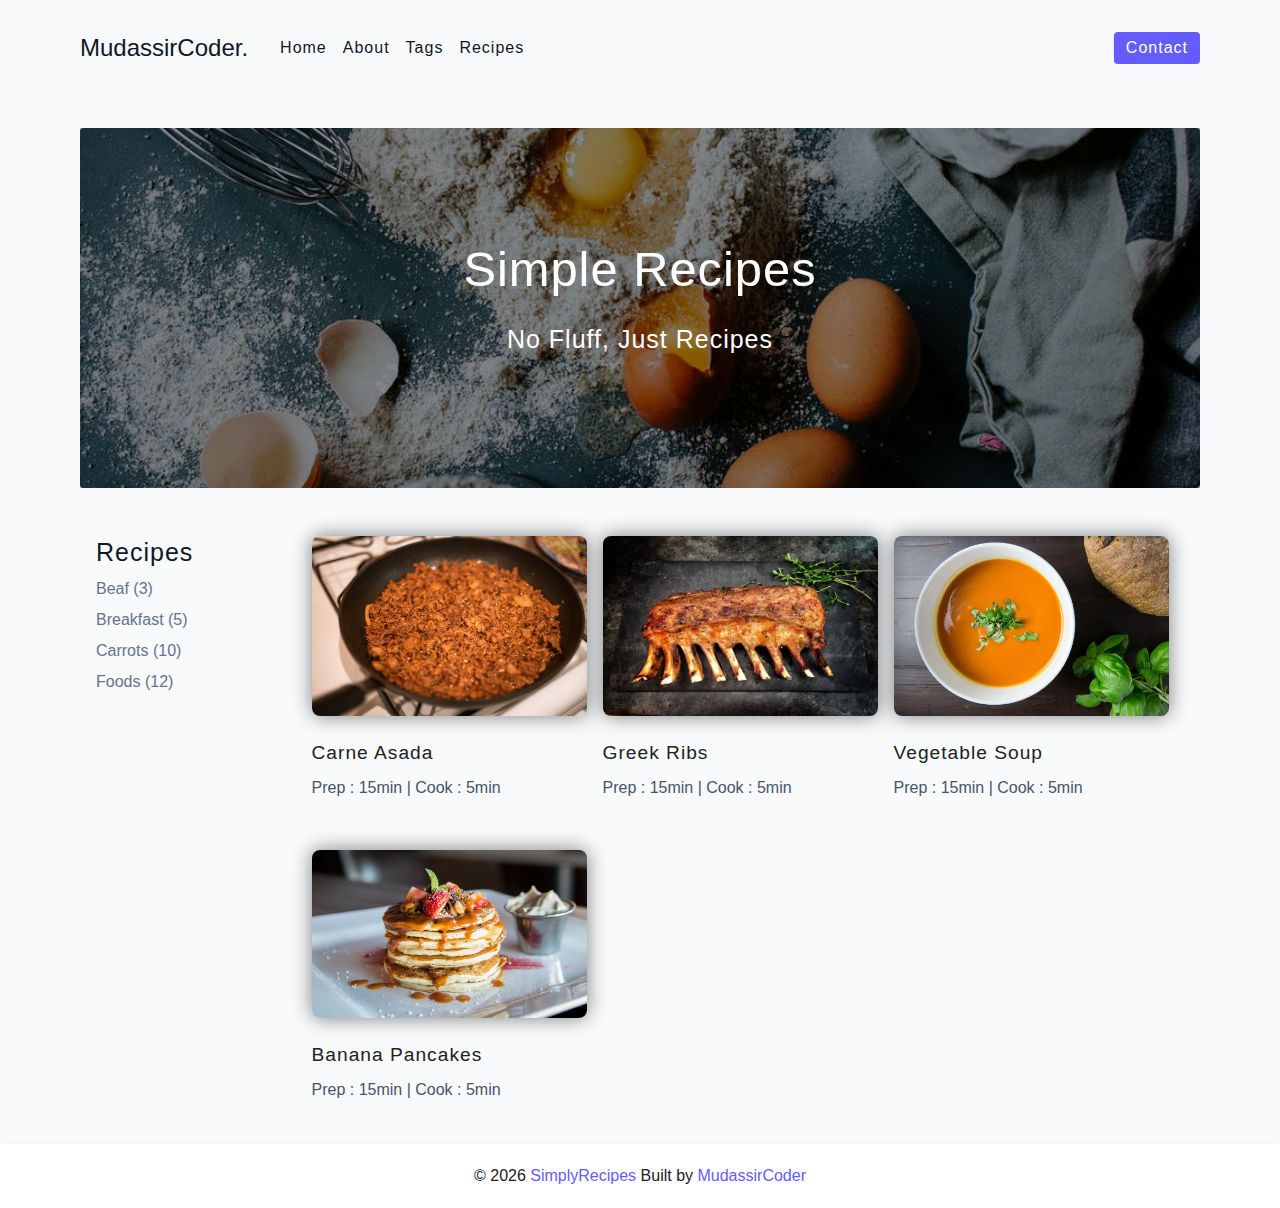
<file: index.html>
<!DOCTYPE html>
<html lang="en">
  <head>
    <meta charset="UTF-8" />
    <meta http-equiv="X-UA-Compatible" content="IE=edge" />
    <meta name="viewport" content="width=device-width, initial-scale=1.0" />
    <title>Simply Recipes</title>
    <!-- favicon -->
    <link rel="shortcut icon" href="./assets/favicon.ico" type="image/x-icon" />
    <!-- normalize -->
    <link rel="stylesheet" href="./css/normalize.css" />
    <!-- font-awesome -->
    <link href='https://unpkg.com/boxicons@2.1.4/css/boxicons.min.css' rel='stylesheet'>
    <!-- main css -->
    <link rel="stylesheet" href="./css/main.css" />
  </head>
  <body>
    <!-- Start of Nav -->
    <nav class="navbar">
      <div class="nav-center">
        <div class="nav-header">
          <a href="index.html" class="logo">
            MudassirCoder.
          </a>
          <button class="btn nav-btn">
            <i class='bx bx-menu' ></i>
          </button>
        </div>
        <div class="nav-links">
          <a href="index.html" class="nav-link">Home</a>
          <a href="about.html" class="nav-link">About</a>
          <a href="tags.html" class="nav-link">Tags</a>
          <a href="recipes.html" class="nav-link">Recipes</a>

          <div class="nav-link contact-link">
            <a href="contact.html" class="btn contact">Contact</a>
          </div>
        </div>
      </div>
    </nav>
    <!-- End of Nav -->

    <!-- Start of Section -->
    <main class="page">

      <!-- Start of Header -->
      <header class="hero">
        <div class="hero-container">
          <div class="hero-text">
            <h1>Simple Recipes</h1>
            <h4>No fluff, Just Recipes</h4>
          </div>
        </div>
      </header>
      <!-- End of Header -->
      <!--Stort of Recipes  -->
      <div class="Recipes-Container">
        <!-- Tags Section -->
        <div class="tags-container">
          <h4>Recipes</h4>
          <div class="tags-list">
            <a href="single-recipe.html">Beaf (3)</a>
            <a href="single-recipe.html">Breakfast (5)</a>
            <a href="single-recipe.html">Carrots (10)</a>
            <a href="single-recipe.html">Foods (12)</a>
          </div>
        </div>
        <!-- End of Tags Section -->
        <!-- Start of Recipes Lists -->
        <div class="recipes">
          <a href="single-recipe.html" class="single-recipe">
            <img src="./assets/recipes/recipe-1.jpeg" alt="">
            <h5>Carne Asada</h5>
            <p>Prep : 15min | Cook : 5min</p>
          </a>
          <a href="single-recipe.html" class="single-recipe">
            <img src="./assets/recipes/recipe-2.jpeg"  alt="">
            <h5>Greek Ribs</h5>
            <p>Prep : 15min | Cook : 5min</p>
          </a>
          <a href="single-recipe.html" class="single-recipe">
            <img src="./assets/recipes/recipe-3.jpeg"  alt="">
            <h5>Vegetable Soup</h5>
            <p>Prep : 15min | Cook : 5min</p>
          </a>
          <a href="single-recipe.html" class="single-recipe">
            <img src="./assets/recipes/recipe-4.jpeg"  alt="">
            <h5>Banana Pancakes</h5>
            <p>Prep : 15min | Cook : 5min</p>
          </a>
        </div>
        <!-- End of Recipes Lists -->
      </div>
      <!--End of Recipes  -->
    </main>
    <!-- End of Section -->
    <!-- Start of Footer -->
    <footer class="page-footer">
      <p>&copy; <span id="date"></span> <span class="footer-logo">SimplyRecipes </span>Built by <a href="#">MudassirCoder</a></p>
    </footer>
    <!-- End of Footer -->
    <script src="js/app.js"></script>
  </body>
</html>
</file>
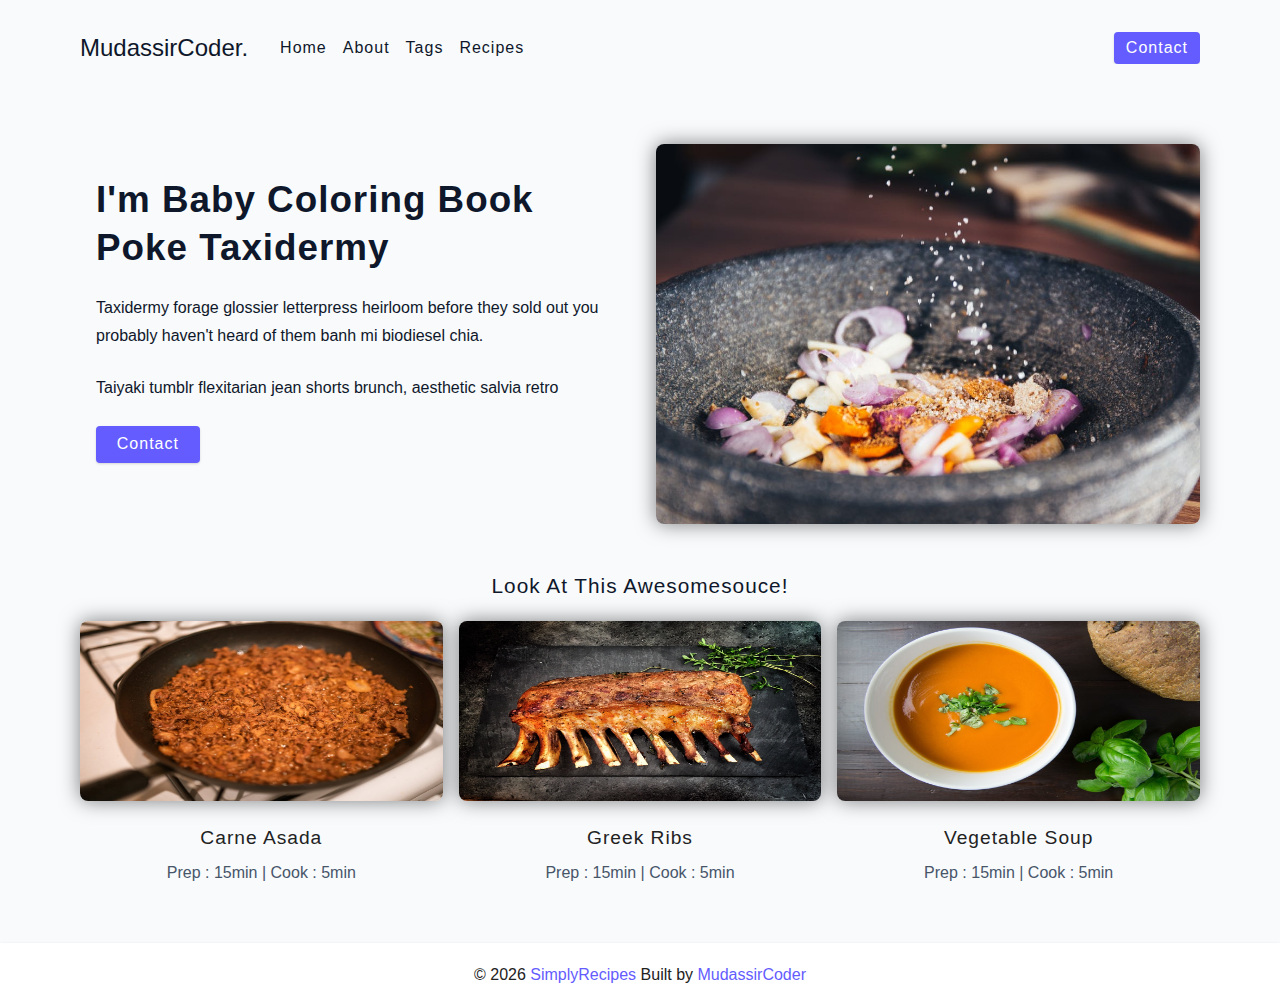
<file: about.html>
<!DOCTYPE html>
<html lang="en">
  <head>
    <meta charset="UTF-8" />
    <meta http-equiv="X-UA-Compatible" content="IE=edge" />
    <meta name="viewport" content="width=device-width, initial-scale=1.0" />
    <title>About</title>
    <!-- favicon -->
    <link rel="shortcut icon" href="./assets/favicon.ico" type="image/x-icon" />
    <!-- normalize -->
    <link rel="stylesheet" href="./css/normalize.css" />
    <!-- font-awesome -->
    <link
      rel="stylesheet"
      href="https://cdnjs.cloudflare.com/ajax/libs/font-awesome/5.14.0/css/all.min.css"
    />
    <!-- main css -->
    <link rel="stylesheet" href="./css/main.css" />
  </head>
  <body>
    <!-- Start of Nav -->
    <nav class="navbar">
      <div class="nav-center">
        <div class="nav-header">
          <a href="index.html" class="logo">
            MudassirCoder.
          </a>
          <button class="btn nav-btn">
            <i class="fas fa-align-justify"></i>
          </button>
        </div>
        <div class="nav-links">
          <a href="index.html" class="nav-link">Home</a>
          <a href="about.html" class="nav-link">About</a>
          <a href="tags.html" class="nav-link">Tags</a>
          <a href="recipes.html" class="nav-link">Recipes</a>

          <div class="nav-link contact-link">
            <a href="contact.html" class="btn contact">Contact</a>
          </div>
        </div>
      </div>
    </nav>
    <!-- End of Nav -->
    <!-- Start of Section -->
    <main class="page">
      <!-- Start of Contact Section -->
      <div class="contact-section">
        <div class="contact-Text">
          <h1>I'm baby coloring book poke taxidermy</h1>
          <p>Taxidermy forage glossier letterpress heirloom before they sold out you probably haven't heard of them banh mi biodiesel chia.
          </p>
          <p>Taiyaki tumblr flexitarian jean shorts brunch, aesthetic salvia retro</p>
          <button class="btn btn1">Contact</button>
        </div>
        <div class="contact-img">
          <img src="./assets/about.jpeg">
        </div>
      </div>
      <div class="product-section">
        <h4>Look At This Awesomesouce!</h4>
        <div class="recipes2">
          <a href="single-recipe.html" class="single-recipe">
            <img src="./assets/recipes/recipe-1.jpeg" alt="">
            <h5>Carne Asada</h5>
            <p>Prep : 15min | Cook : 5min</p>
          </a>
          <a href="single-recipe.html" class="single-recipe">
            <img src="./assets/recipes/recipe-2.jpeg"  alt="">
            <h5>Greek Ribs</h5>
            <p>Prep : 15min | Cook : 5min</p>
          </a>
          <a href="single-recipe.html" class="single-recipe">
            <img src="./assets/recipes/recipe-3.jpeg"  alt="">
            <h5>Vegetable Soup</h5>
            <p>Prep : 15min | Cook : 5min</p>
          </a>
        </div>
      </div>
    </main>
    <!-- End of Section -->
    <!-- Start of Footer -->
    <footer class="page-footer">
      <p>&copy; <span id="date"></span> <span class="footer-logo">SimplyRecipes </span>Built by <a href="#">MudassirCoder</a></p>
    </footer>
    <!-- End of Footer -->
    <script src="js/app.js"></script>
  </body>
</html>
</file>
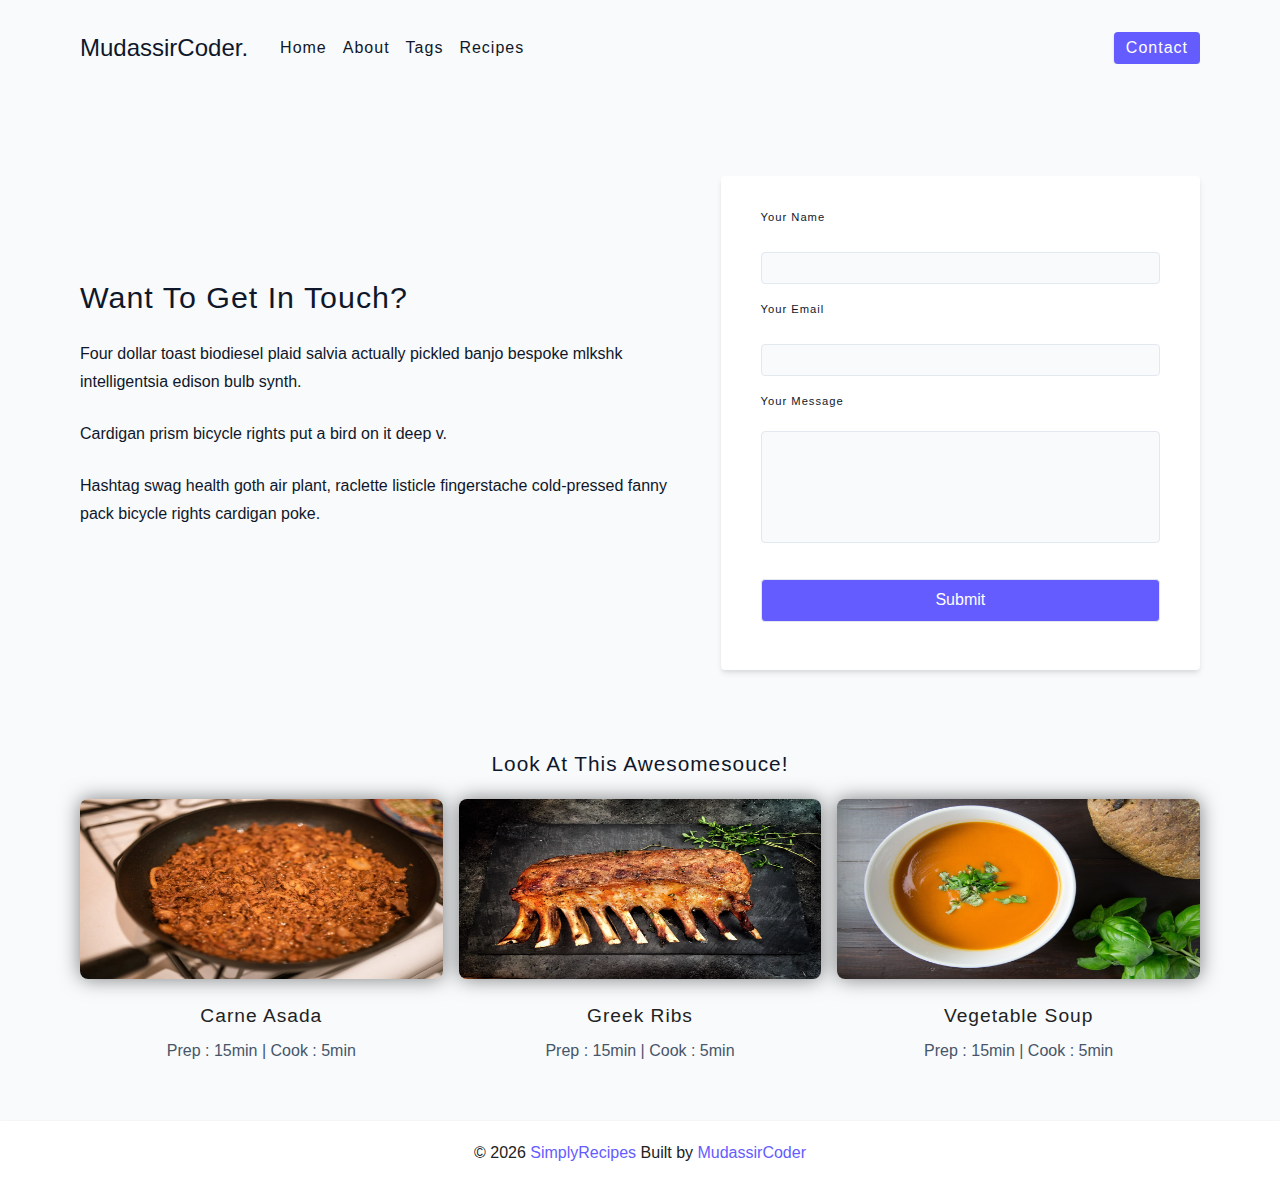
<file: contact.html>
<!DOCTYPE html>
<html lang="en">
  <head>
    <meta charset="UTF-8" />
    <meta http-equiv="X-UA-Compatible" content="IE=edge" />
    <meta name="viewport" content="width=device-width, initial-scale=1.0" />
    <title>Contact</title>
    <!-- favicon -->
    <link rel="shortcut icon" href="./assets/favicon.ico" type="image/x-icon" />
    <!-- normalize -->
    <link rel="stylesheet" href="./css/normalize.css" />
    <!-- font-awesome -->
    <link
      rel="stylesheet"
      href="https://cdnjs.cloudflare.com/ajax/libs/font-awesome/5.14.0/css/all.min.css"
    />
    <!-- main css -->
    <link rel="stylesheet" href="./css/main.css" />
  </head>
  <body>
    <!-- Start of Nav -->
    <nav class="navbar">
      <div class="nav-center">
        <div class="nav-header">
          <a href="index.html" class="logo">
            MudassirCoder.
          </a>
          <button class="btn nav-btn">
            <i class="fas fa-align-justify"></i>
          </button>
        </div>
        <div class="nav-links">
          <a href="index.html" class="nav-link">Home</a>
          <a href="about.html" class="nav-link">About</a>
          <a href="tags.html" class="nav-link">Tags</a>
          <a href="recipes.html" class="nav-link">Recipes</a>

          <div class="nav-link contact-link">
            <a href="contact.html" class="btn contact">Contact</a>
          </div>
        </div>
      </div>
    </nav>
    <!-- End of Nav -->
    <!-- Start of Section -->
    <main class="page">
      <div class="contactUs-section">
        <div class="contactUs-Text">
          <h1>Want To Get In Touch?</h1>
          <p>Four dollar toast biodiesel plaid salvia actually pickled banjo bespoke mlkshk intelligentsia edison bulb synth.
          </p>
          <p>Cardigan prism bicycle rights put a bird on it deep v.</p>
          <p>Hashtag swag health goth air plant, raclette listicle fingerstache cold-pressed fanny pack bicycle rights cardigan poke.</p>
        </div>
        <form class="form">
          <label class="form-label" for="name">Your Name</label>
          <input class="form-input" id="name" type="text">
          <label class="form-label" for="email">Your Email</label>
          <input class="form-input" id="email" type="email">
          <label for="msg" class="form-label">Your Message</label>
          <textarea class="form-textarea" name="msg" id="msg" cols="30" rows="10"></textarea>
          <input class="form-input form-btn" type="submit">
        </form>
      </div>
      <div class="product-section">
        <h4>Look At This Awesomesouce!</h4>
        <div class="recipes2">
          <a href="single-recipe.html" class="single-recipe">
            <img src="./assets/recipes/recipe-1.jpeg" alt="">
            <h5>Carne Asada</h5>
            <p>Prep : 15min | Cook : 5min</p>
          </a>
          <a href="single-recipe.html" class="single-recipe">
            <img src="./assets/recipes/recipe-2.jpeg"  alt="">
            <h5>Greek Ribs</h5>
            <p>Prep : 15min | Cook : 5min</p>
          </a>
          <a href="single-recipe.html" class="single-recipe">
            <img src="./assets/recipes/recipe-3.jpeg"  alt="">
            <h5>Vegetable Soup</h5>
            <p>Prep : 15min | Cook : 5min</p>
          </a>
        </div>
      </div>
    </main>
    <!-- End of Section -->
    <!-- Start of Footer -->
    <footer class="page-footer">
      <p>&copy; <span id="date"></span> <span class="footer-logo">SimplyRecipes </span>Built by <a href="#">MudassirCoder</a></p>
    </footer>
    <!-- End of Footer -->
    <script src="js/app.js"></script>
  </body>
</html>
</file>
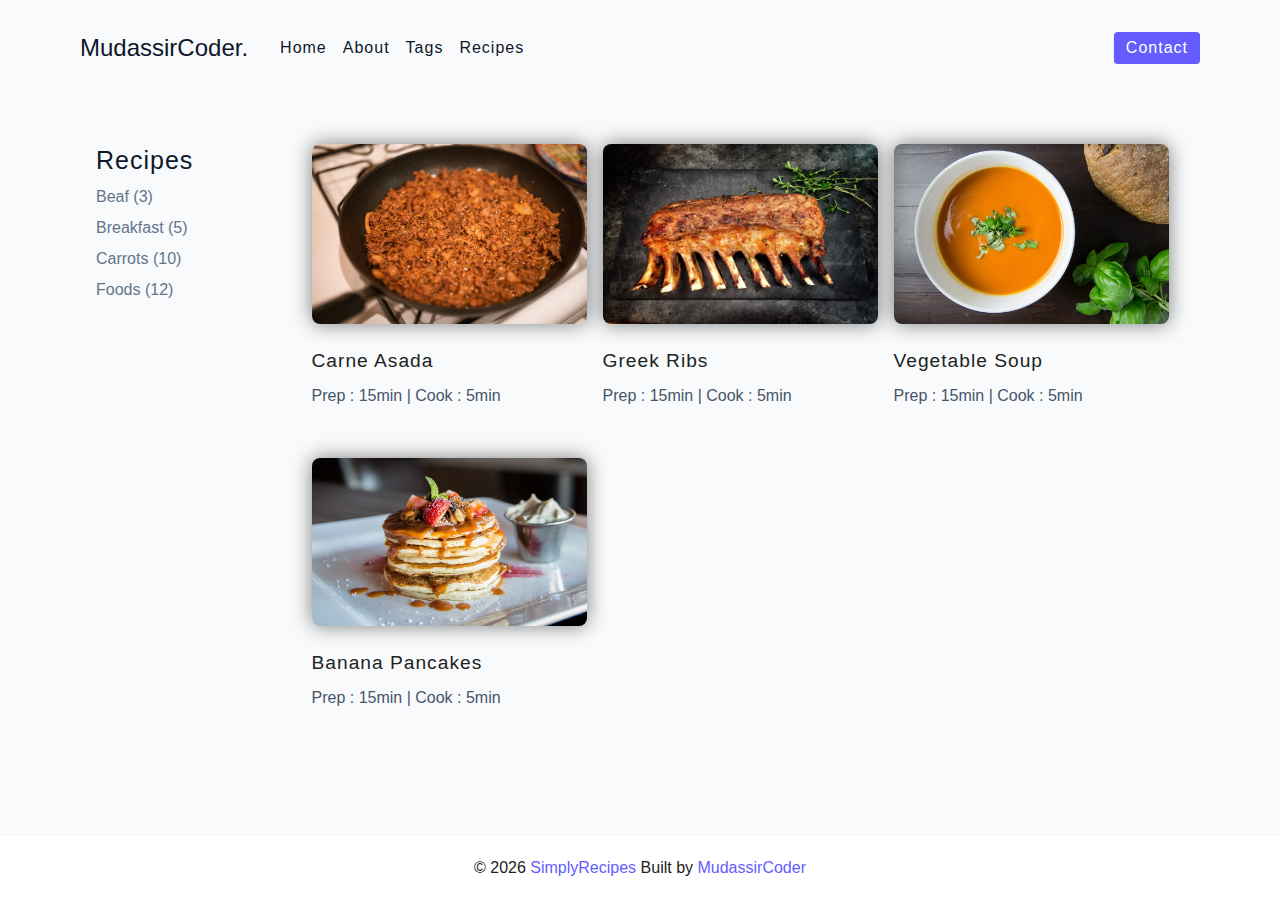
<file: recipes.html>
<!DOCTYPE html>
<html lang="en">
  <head>
    <meta charset="UTF-8" />
    <meta http-equiv="X-UA-Compatible" content="IE=edge" />
    <meta name="viewport" content="width=device-width, initial-scale=1.0" />
    <title>Recipes</title>
    <!-- favicon -->
    <link rel="shortcut icon" href="./assets/favicon.ico" type="image/x-icon" />
    <!-- normalize -->
    <link rel="stylesheet" href="./css/normalize.css" />
    <!-- font-awesome -->
    <link
      rel="stylesheet"
      href="https://cdnjs.cloudflare.com/ajax/libs/font-awesome/5.14.0/css/all.min.css"
    />
    <!-- main css -->
    <link rel="stylesheet" href="./css/main.css" />
  </head>
  <body>
    <!-- Start of Nav -->
    <nav class="navbar">
      <div class="nav-center">
        <div class="nav-header">
          <a href="index.html" class="logo">
            MudassirCoder.
          </a>
          <button class="btn nav-btn">
            <i class="fas fa-align-justify"></i>
          </button>
        </div>
        <div class="nav-links">
          <a href="index.html" class="nav-link">Home</a>
          <a href="about.html" class="nav-link">About</a>
          <a href="tags.html" class="nav-link">Tags</a>
          <a href="recipes.html" class="nav-link">Recipes</a>

          <div class="nav-link contact-link">
            <a href="contact.html" class="btn contact">Contact</a>
          </div>
        </div>
      </div>
    </nav>
    <!-- End of Nav -->
    <!-- Start of Section -->
    <main class="page">
      <div class="Recipes-Container">
        <!-- Tags Section -->
        <div class="tags-container">
          <h4>Recipes</h4>
          <div class="tags-list">
            <a href="single-recipe.html">Beaf (3)</a>
            <a href="single-recipe.html">Breakfast (5)</a>
            <a href="single-recipe.html">Carrots (10)</a>
            <a href="single-recipe.html">Foods (12)</a>
          </div>
        </div>
        <!-- End of Tags Section -->
        <!-- Start of Recipes Lists -->
        <div class="recipes">
          <a href="single-recipe.html" class="single-recipe">
            <img src="./assets/recipes/recipe-1.jpeg" alt="">
            <h5>Carne Asada</h5>
            <p>Prep : 15min | Cook : 5min</p>
          </a>
          <a href="single-recipe.html" class="single-recipe">
            <img src="./assets/recipes/recipe-2.jpeg"  alt="">
            <h5>Greek Ribs</h5>
            <p>Prep : 15min | Cook : 5min</p>
          </a>
          <a href="single-recipe.html" class="single-recipe">
            <img src="./assets/recipes/recipe-3.jpeg"  alt="">
            <h5>Vegetable Soup</h5>
            <p>Prep : 15min | Cook : 5min</p>
          </a>
          <a href="single-recipe.html" class="single-recipe">
            <img src="./assets/recipes/recipe-4.jpeg"  alt="">
            <h5>Banana Pancakes</h5>
            <p>Prep : 15min | Cook : 5min</p>
          </a>
        </div>
        <!-- End of Recipes Lists -->
      </div>
    </main>
    <!-- End of Section -->
    <!-- Start of Footer -->
    <footer class="page-footer">
      <p>&copy; <span id="date"></span> <span class="footer-logo">SimplyRecipes </span>Built by <a href="#">MudassirCoder</a></p>
    </footer>
    <!-- End of Footer -->
    <script src="js/app.js"></script>
  </body>
</html>
</file>
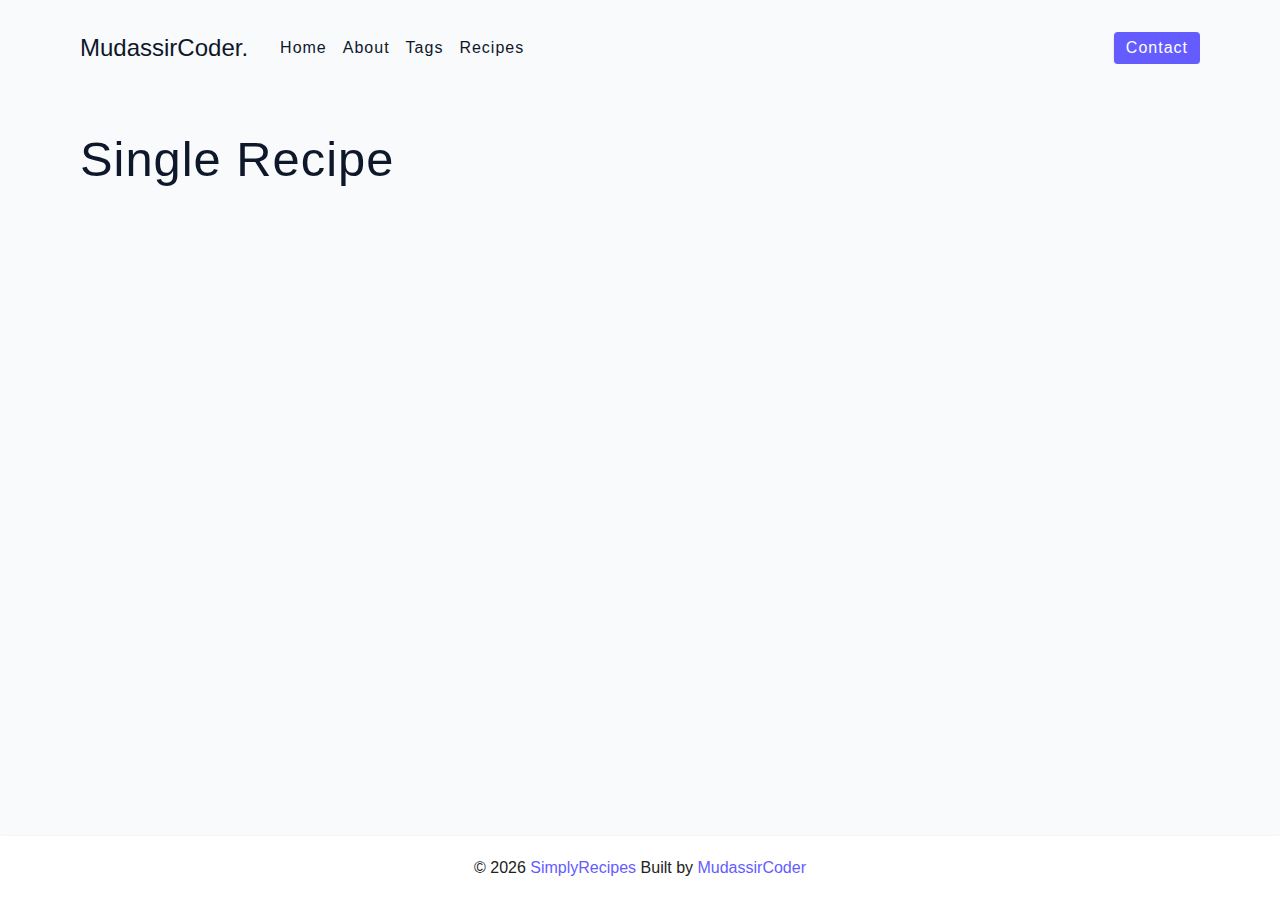
<file: single-recipe.html>
<!DOCTYPE html>
<html lang="en">
  <head>
    <meta charset="UTF-8" />
    <meta http-equiv="X-UA-Compatible" content="IE=edge" />
    <meta name="viewport" content="width=device-width, initial-scale=1.0" />
    <title>Single Recipe </title>
    <!-- favicon -->
    <link rel="shortcut icon" href="./assets/favicon.ico" type="image/x-icon" />
    <!-- normalize -->
    <link rel="stylesheet" href="./css/normalize.css" />
    <!-- font-awesome -->
    <link
      rel="stylesheet"
      href="https://cdnjs.cloudflare.com/ajax/libs/font-awesome/5.14.0/css/all.min.css"
    />
    <!-- main css -->
    <link rel="stylesheet" href="./css/main.css" />
  </head>
  <body>
    <!-- Start of Nav -->
    <nav class="navbar">
      <div class="nav-center">
        <div class="nav-header">
          <a href="index.html" class="logo">
            MudassirCoder.
          </a>
          <button class="btn nav-btn">
            <i class="fas fa-align-justify"></i>
          </button>
        </div>
        <div class="nav-links">
          <a href="index.html" class="nav-link">Home</a>
          <a href="about.html" class="nav-link">About</a>
          <a href="tags.html" class="nav-link">Tags</a>
          <a href="recipes.html" class="nav-link">Recipes</a>

          <div class="nav-link contact-link">
            <a href="contact.html" class="btn contact">Contact</a>
          </div>
        </div>
      </div>
    </nav>
    <!-- End of Nav -->
    <!-- Start of Section -->
    <main class="page">
      <h1>Single Recipe</h1>
    </main>
    <!-- End of Section -->
    <!-- Start of Footer -->
    <footer class="page-footer">
      <p>&copy; <span id="date"></span> <span class="footer-logo">SimplyRecipes </span>Built by <a href="#">MudassirCoder</a></p>
    </footer>
    <!-- End of Footer -->
    <script src="js/app.js"></script>
  </body>
</html>
</file>
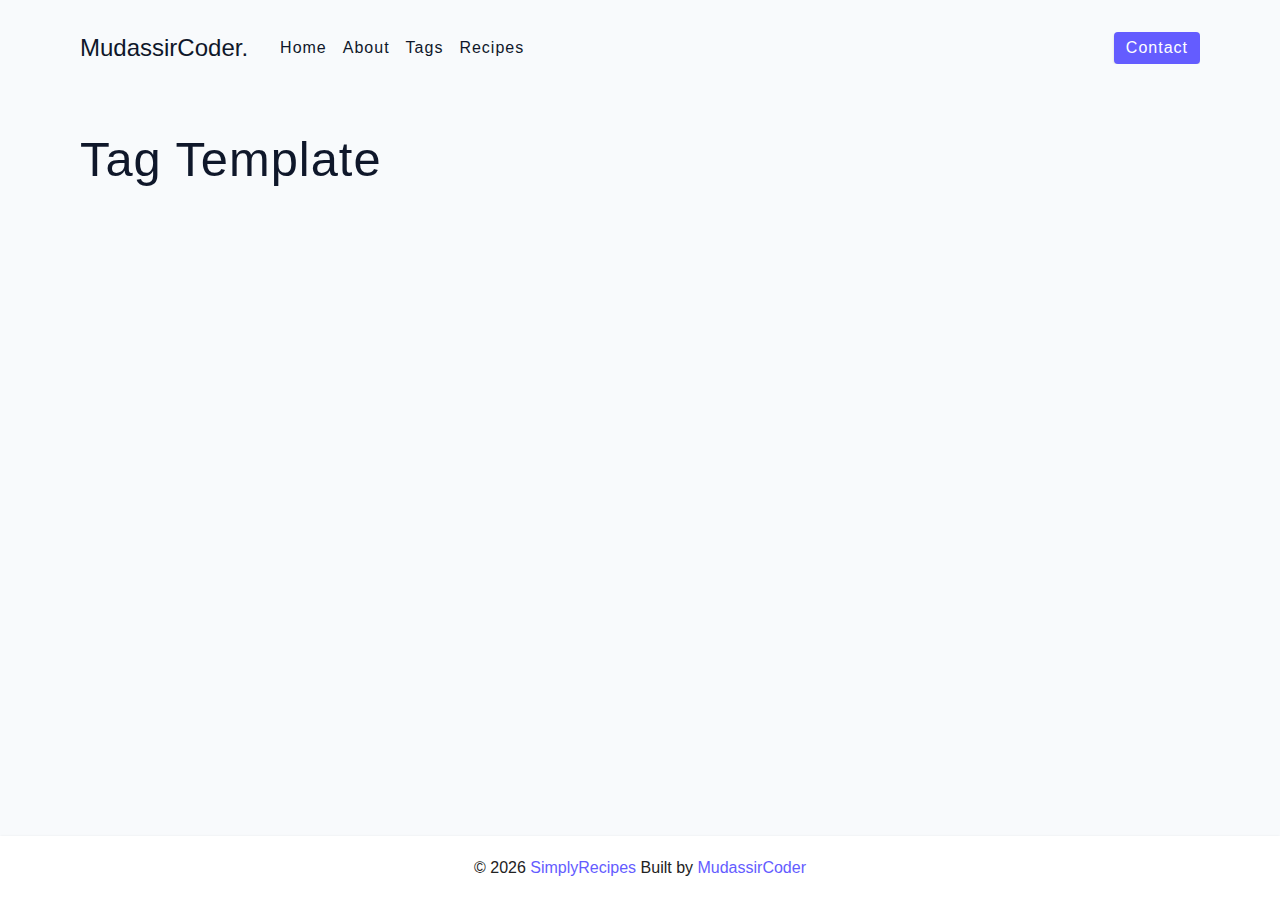
<file: tag-template.html>
<!DOCTYPE html>
<html lang="en">
  <head>
    <meta charset="UTF-8" />
    <meta http-equiv="X-UA-Compatible" content="IE=edge" />
    <meta name="viewport" content="width=device-width, initial-scale=1.0" />
    <title>Tag Template</title>
    <!-- favicon -->
    <link rel="shortcut icon" href="./assets/favicon.ico" type="image/x-icon" />
    <!-- normalize -->
    <link rel="stylesheet" href="./css/normalize.css" />
    <!-- font-awesome -->
    <link
      rel="stylesheet"
      href="https://cdnjs.cloudflare.com/ajax/libs/font-awesome/5.14.0/css/all.min.css"
    />
    <!-- main css -->
    <link rel="stylesheet" href="./css/main.css" />
  </head>
  <body>
    <!-- Start of Nav -->
    <nav class="navbar">
      <div class="nav-center">
        <div class="nav-header">
          <a href="index.html" class="logo">
            MudassirCoder.
          </a>
          <button class="btn nav-btn">
            <i class="fas fa-align-justify"></i>
          </button>
        </div>
        <div class="nav-links">
          <a href="index.html" class="nav-link">Home</a>
          <a href="about.html" class="nav-link">About</a>
          <a href="tags.html" class="nav-link">Tags</a>
          <a href="recipes.html" class="nav-link">Recipes</a>

          <div class="nav-link contact-link">
            <a href="contact.html" class="btn contact">Contact</a>
          </div>
        </div>
      </div>
    </nav>
    <!-- End of Nav -->
    <!-- Start of Section -->
    <main class="page">
      <h1>Tag Template</h1>
    </main>
    <!-- End of Section -->
    <!-- Start of Footer -->
    <footer class="page-footer">
      <p>&copy; <span id="date"></span> <span class="footer-logo">SimplyRecipes </span>Built by <a href="#">MudassirCoder</a></p>
    </footer>
    <!-- End of Footer -->
    <script src="js/app.js"></script>
  </body>
</html>
</file>
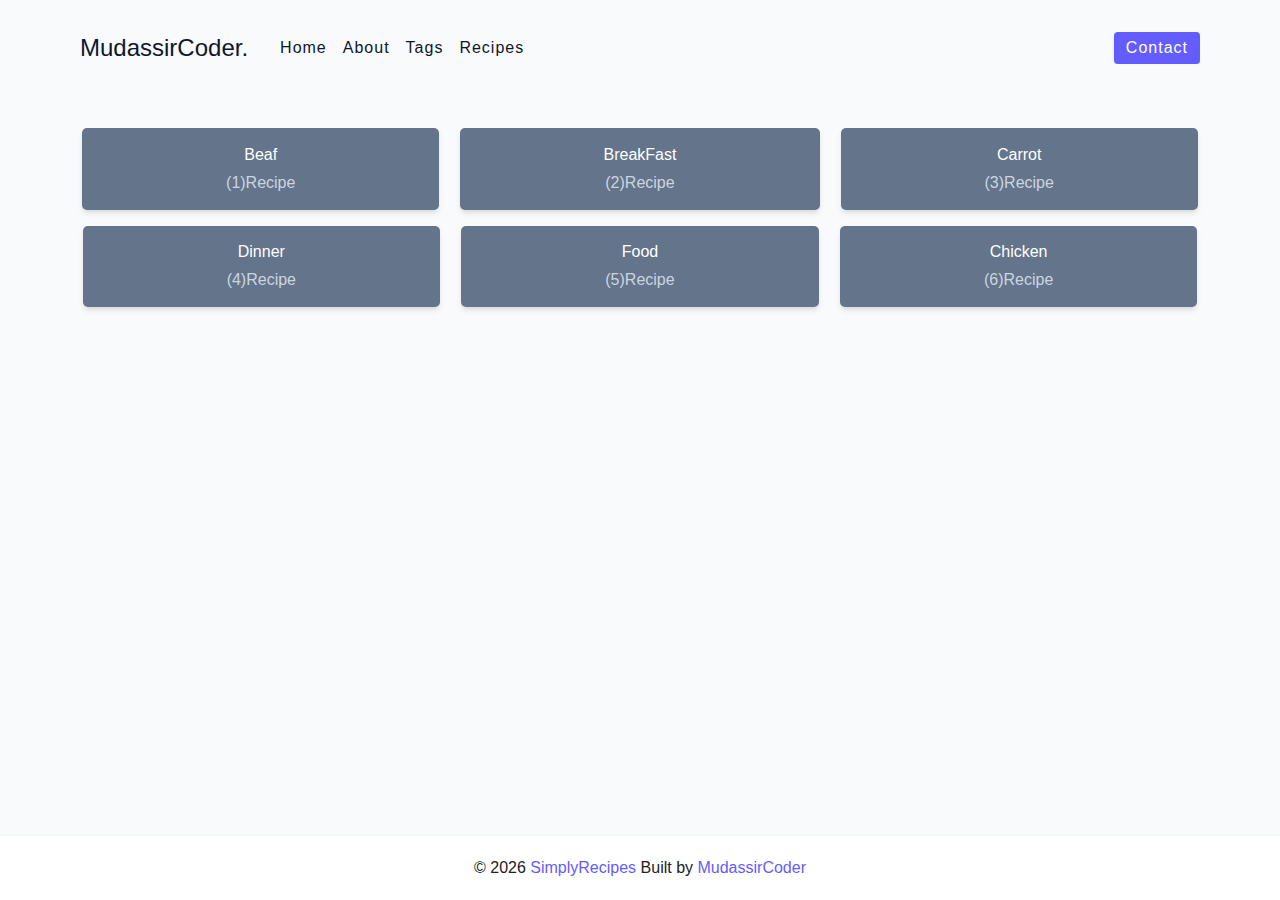
<file: tags.html>
<!DOCTYPE html>
<html lang="en">
  <head>
    <meta charset="UTF-8" />
    <meta http-equiv="X-UA-Compatible" content="IE=edge" />
    <meta name="viewport" content="width=device-width, initial-scale=1.0" />
    <title>Tags</title>
    <!-- favicon -->
    <link rel="shortcut icon" href="./assets/favicon.ico" type="image/x-icon" />
    <!-- normalize -->
    <link rel="stylesheet" href="./css/normalize.css" />
    <!-- font-awesome -->
    <link
      rel="stylesheet"
      href="https://cdnjs.cloudflare.com/ajax/libs/font-awesome/5.14.0/css/all.min.css"
    />
    <!-- main css -->
    <link rel="stylesheet" href="./css/main.css" />
  </head>
  <body>
    <!-- Start of Nav -->
    <nav class="navbar">
      <div class="nav-center">
        <div class="nav-header">
          <a href="index.html" class="logo">
            MudassirCoder.
          </a>
          <button class="btn nav-btn">
            <i class="fas fa-align-justify"></i>
          </button>
        </div>
        <div class="nav-links">
          <a href="index.html" class="nav-link">Home</a>
          <a href="about.html" class="nav-link">About</a>
          <a href="tags.html" class="nav-link">Tags</a>
          <a href="recipes.html" class="nav-link">Recipes</a>

          <div class="nav-link contact-link">
            <a href="contact.html" class="btn contact">Contact</a>
          </div>
        </div>
      </div>
    </nav>
    <!-- End of Nav -->
    <!-- Start of Section -->
    <main class="page">
      <div class="tags-section">
        <div class="single-tag">Beaf <p>(1)Recipe</p></div>
        <div class="single-tag">BreakFast <p>(2)Recipe</p></div>
        <div class="single-tag">Carrot <p>(3)Recipe</p></div>
        <div class="single-tag">Dinner <p>(4)Recipe</p></div>
        <div class="single-tag">Food <p>(5)Recipe</p></div>
        <div class="single-tag">Chicken <p>(6)Recipe</p></div>
      </div>
    </main>
    <!-- End of Section -->
    <!-- Start of Footer -->
    <footer class="page-footer">
      <p>&copy; <span id="date"></span> <span class="footer-logo">SimplyRecipes </span>Built by <a href="#">MudassirCoder</a></p>
    </footer>
    <!-- End of Footer -->
    <script src="js/app.js"></script>
  </body>
</html>
</file>
<file: css/main.css>
*,
::after,
::before {
  box-sizing: border-box;
}

/* fonts */

@import url('https://fonts.googleapis.com/css2?family=Roboto:wght@400;500;600&family=Montserrat&display=swap');
html {
  font-size: 100%;
} /*16px*/

:root {
  /* colors */
  --primary-100: #e2e0ff;
  --primary-200: #c1beff;
  --primary-300: #a29dff;
  --primary-400: #837dff;
  --primary-500: #645cff;
  --primary-600: #504acc;
  --primary-700: #3c3799;
  --primary-800: #282566;
  --primary-900: #141233;

  /* grey */
  --grey-50: #f8fafc;
  --grey-100: #f1f5f9;
  --grey-200: #e2e8f0;
  --grey-300: #cbd5e1;
  --grey-400: #94a3b8;
  --grey-500: #64748b;
  --grey-600: #475569;
  --grey-700: #334155;
  --grey-800: #1e293b;
  --grey-900: #0f172a;

  /* rest of the colors */
  --black: #222;
  --white: #fff;
  --red-light: #f8d7da;
  --red-dark: #842029;
  --green-light: #d1e7dd;
  --green-dark: #0f5132;

  /* fonts  */
  --headingFont: 'Roboto', sans-serif;
  --bodyFont: 'Nunito', sans-serif;
  --smallText: 0.7em;
  
  /* rest of the vars */
  --backgroundColor: var(--grey-50);
  --textColor: var(--grey-900);
  --borderRadius: 0.25rem;
  --letterSpacing: 1px;
  --transition: 0.3s ease-in-out all;
  --max-width: 1120px;
  --fixed-width: 600px;

  /* box shadow*/
  --shadow-1: 0 1px 3px 0 rgba(0, 0, 0, 0.1), 0 1px 2px 0 rgba(0, 0, 0, 0.06);
  --shadow-2: 0 4px 6px -1px rgba(0, 0, 0, 0.1),
    0 2px 4px -1px rgba(0, 0, 0, 0.06);
  --shadow-3: 0 10px 15px -3px rgba(0, 0, 0, 0.1),
    0 4px 6px -2px rgba(0, 0, 0, 0.05);
  --shadow-4: 0 20px 25px -5px rgba(0, 0, 0, 0.1),
    0 10px 10px -5px rgba(0, 0, 0, 0.04);
}

body {
  background: var(--backgroundColor);
  font-family: var(--bodyFont);
  font-weight: 400;
  line-height: 1.75;
  color: var(--textColor);
}

p {
  margin-top: 0;
  margin-bottom: 1.5rem;
  max-width: 40em;
}

h1,
h2,
h3,
h4,
h5 {
  margin: 0;
  margin-bottom: 1.38rem;
  font-family: var(--headingFont);
  font-weight: 400;
  line-height: 1.3;
  text-transform: capitalize;
  letter-spacing: var(--letterSpacing);
}

h1 {
  margin-top: 0;
  font-size: 3.052rem;
}

h2 {
  font-size: 2.441rem;
}

h3 {
  font-size: 1.953rem;
}

h4 {
  font-size: 1.563rem;
}

h5 {
  font-size: 1.25rem;
}

small,
.text-small {
  font-size: var(--smallText);
}

a {
  text-decoration: none;
}
ul {
  list-style-type: none;
  padding: 0;
}

.img {
  width: 100%;
  display: block;
  object-fit: cover;
}
/* buttons */

.btn {
  cursor: pointer;
  color: var(--white);
  background: var(--primary-500);
  border: transparent;
  border-radius: var(--borderRadius);
  letter-spacing: var(--letterSpacing);
  padding: 0.375rem 0.75rem;
  box-shadow: var(--shadow-1);
  transition: var(--transtion);
  text-transform: capitalize;
  display: inline-block;
}
.btn:hover {
  background: var(--primary-700);
  box-shadow: var(--shadow-3);
}
.btn-hipster {
  color: var(--primary-500);
  background: var(--primary-200);
}
.btn-hipster:hover {
  color: var(--primary-200);
  background: var(--primary-700);
}
.btn-block {
  width: 100%;
}

/* alerts */
.alert {
  padding: 0.375rem 0.75rem;
  margin-bottom: 1rem;
  border-color: transparent;
  border-radius: var(--borderRadius);
}

.alert-danger {
  color: var(--red-dark);
  background: var(--red-light);
}
.alert-success {
  color: var(--green-dark);
  background: var(--green-light);
}
/* form */

.form {
  width: 90vw;
  max-width: var(--fixed-width);
  background: var(--white);
  border-radius: var(--borderRadius);
  box-shadow: var(--shadow-2);
  padding: 2rem 2.5rem;
  margin: 3rem auto;
}
.form-label {
  display: block;
  font-size: var(--smallText);
  margin-bottom: 0.5rem;
  text-transform: capitalize;
  letter-spacing: var(--letterSpacing);
}
.form-input,
.form-textarea {
  width: 100%;
  padding: 0.375rem 0.75rem;
  border-radius: var(--borderRadius);
  background: var(--backgroundColor);
  border: 1px solid var(--grey-200);
}

.form-row {
  margin-bottom: 1rem;
}

.form-textarea {
  height: 7rem;
}
::placeholder {
  font-family: inherit;
  color: var(--grey-400);
}
.form-alert {
  color: var(--red-dark);
  letter-spacing: var(--letterSpacing);
  text-transform: capitalize;
}
/* alert */

@keyframes spinner {
  to {
    transform: rotate(360deg);
  }
}

.loading {
  width: 6rem;
  height: 6rem;
  border: 5px solid var(--grey-400);
  border-radius: 50%;
  border-top-color: var(--primary-500);
  animation: spinner 0.6s linear infinite;
}
.loading {
  margin: 0 auto;
}
/* title */

.title {
  text-align: center;
}

.title-underline {
  background: var(--primary-500);
  width: 7rem;
  height: 0.25rem;
  margin: 0 auto;
  margin-top: -1rem;
}

/*
=============== 
Navbar
===============
*/

.navbar{
  display: flex;
  align-items: center;
  justify-content: center;
}

.nav-center{
  width: 90vw;
  max-width: var(--max-width);
}

.nav-header{
  height: 6rem;
  display: flex;
  justify-content: space-between;
  align-items: center; 
}

.nav-btn{
  transition: var(--transition);
}

.nav-header .logo{
  display: flex;
  justify-content: center;
  align-items: center;
  font-size: 1.5rem;
  color: var(--headingFont);
  transition: var(--transition);
}
.nav-header .logo:hover{
  color: var(--grey-600);
}
.nav-links{
  display: flex;
  flex-direction: column;
  transition: var(--transition);
  height: 0;
  overflow: hidden;
}

.show-links{
  height: 353px;
}

.nav-link{
  display: block;
  padding: 1rem 0;
  font-size: 1rem;
  letter-spacing: var(--letterSpacing);
  border-top: 1px solid var(--green-light);
  text-align: center;
  color: var(--grey-900);
  transition: var(--transition);
}
.contact-link .btn{
  transition: var(--transition);
  padding: 0.25rem 0.85rem;
}
@media screen and (min-width:992px){
  .navbar{
    height: 6rem;
  }
  .nav-btn{
    display: none;
    font-size: 0.5rem;
    padding: 0.5rem 1rem;
  }
  .nav-center{
    display: flex;
    align-items: center;
  }
  .nav-header{
    padding: 0;
    margin-right: 2rem;
  }
  .nav-links{
    height: auto !important;
    width: 100%;
    flex-direction: row;
    align-items: center;
  }
  .nav-link{
    font-size: 1rem;
    margin-right: 1rem;
    border-top: none;
    padding: 0;
    transition: var(--transition);
    cursor: pointer;
  }

  .nav-link:hover,
  .nav-link:focus{
    color: var(--primary-100);
  }

  .contact-link{
    transition: var(--transition);
    margin-right: 0;
    margin-left: auto;
    padding: 0 !important;
  }
  .contact-link .btn{
    padding: 0.15rem 0.75rem;
  }
}

/*
=============== 
 page
===============
*/

 .page{
  width: 90vw;
  margin: 0 auto;
  min-height: calc(100vh - (6rem + 4rem));
  max-width: var(--max-width);
  padding-top: 2rem;
 }

/*
=============== 
 Hero Section
===============
*/
.hero {
  height:40vh;
  width: 100%;
  background: url(../assets/main.jpeg) center/cover no-repeat;
  margin-bottom: 2rem;
  position: relative;
  border-radius: var(--borderRadius);
}
.hero-container{
  display: flex;
  justify-content: center;
  align-items: center;
  position: absolute;
  top: 0;
  left: 0;
  height: 100%;
  width: 100%;
  text-align: center;
  background: rgba(0, 0, 0, 0.3);
}

.hero-text{
  color: var(--white);
  text-align: center;
}

@media only screen and (max-width:768px) {
  .hero-text h1,h2{
    margin: 0;
  }
  .hero-text h1{
    font-size: 2rem;
  }
  .hero-text h2{
    font-size: 0.5rem;
  }
  .hero{
    height: 30vh;
  }

}
/*
=============== 
Recipes 
===============
*/
.Recipes-Container{
  display: grid;
  grid-template-columns: 200px 1fr;
  padding: 1rem 1rem;
}

.tags-container h4{
  margin-bottom: 0.2rem;
}

.tags-list{
  display: flex;
  flex-direction: column;
}

.tags-list a{
  color: var(--grey-500);
  margin-top: 0.2rem;
}
.recipes{
  display: grid;
  grid-template-columns: 275px 275px 275px;
  gap: 1.5rem 1rem;
  margin: 0 auto;
}
.single-recipe{
  width: 100%;
  height:100%;
}
.single-recipe img{
  position: relative;
  width: 100%;
  max-height:180px ;
  margin-bottom: 1rem;
  border-radius: 8px;
  box-shadow: 0 0 20px rgb(0 0 0 / 51%);
  cursor: pointer;
  transition: var(--transition);
}
.single-recipe img:hover,
.single-recipe img:focus{
  transform: scale(1.02);
}
.single-recipe h5{
  font-size: 1.2rem;
  color: var(--black);
  margin-bottom: 0.5rem;
}
.single-recipe p{
  color: var(--grey-600);
}

/* 
==========================
Media Querries Of Recipes
==========================
*/

@media screen  and (max-width:1200px){
  .recipes{
    display: grid;
    grid-template-columns: 1fr 1fr;
    margin: 0; 
  }
  .single-recipe{
    max-width: 20rem;
    position: relative;
    right: 18px;
  }
}

@media screen and (max-width:768px) {
  .Recipes-Container{
    display: grid;
    grid-template-columns: 1fr;
  }
  .tags-container{
    order: 12;
    margin: 1rem auto;
    width: 90vw;
  }
  .tags-list{
    display: flex;
    flex-direction: row;
    margin: 1rem auto;
    gap: 1rem;
  }

  .tags-list a{
    display: inline;
  }
}
@media screen and (max-width:590px){
  .recipes{
    display: grid;
    grid-template-columns: 1fr;
  }
  .single-recipe{
    margin: 1rem auto;
  }
  .tags-container{
    text-align: center;
  }
  .tags-list{
    margin: 1rem auto;
  }
  .tags-list a{
    display:inline-block;
    text-align: center;
  }
}

/*
===========================================================
===================================================================================================================================
 ABOUT PAGE
===================================================================================================================================
===========================================================
*/

.contact-section{
  display: grid;
  grid-template-columns: 1fr 1fr;
  gap: 1rem 2rem;
  width: 100%;
  height: auto;
}

.contact-Text{
  padding: 3rem 1rem;
}
.contact-Text h1{
  font-size: 2.3rem;
  font-weight: 700;
}

.contact-img{
  position: relative;
  width: 100%;
  max-height:380px;
  margin: 1rem auto;


}

.contact-Text .btn{
  padding: 0.6rem 1.3rem;
  transition: var(--transition);
}

.contact-img img{
  display: block;
  object-fit: cover;
  width: 100%;
  height: 100%;
  border-radius: 8px;
  box-shadow: 0 0 20px rgb(0 0 0 / 51%);
  cursor: pointer;
  transition: var(--transition);
}

.contact-img img:hover,
.contact-img img:focus{
  transform: scale(1.02);
}


.product-section{
  margin: 2rem 0;
  text-align: center;
}
.product-section h4{
  font-size: 1.3rem;
  font-weight: 500;
}

.recipes2{
  display: grid;
  grid-template-columns: 1fr 1fr 1fr;
  gap: 1rem;
}



@media screen  and (max-width:1200px){
  .contact-section{
    display: grid;
    grid-template-columns: 1fr;
    margin: 0;
  }
  .contact-Text h1,p,.btn1{
    /* text-align: center; */
    margin: 1rem auto;
  }
  .contact-Text .btn1{
    display: block;
  }

}

@media screen  and (max-width:768px){
  
  .contact-section{
    grid-template-columns: 1fr;
    grid-template-rows: 1fr 200px;
  }
  
  .contact-img{
    width: 74%;
    max-height:380px;
  }  
  .recipes2{
    grid-template-columns: 1fr;
  }
  .recipes2 .single-recipe{
    margin: 0 auto;
  }
}

/*
===========================================================
===================================================================================================================================
 Contact Page
===================================================================================================================================
===========================================================
*/

.contactUs-section{
  display: flex;
  align-items: center;
  gap: 1rem 2rem;
  width: 100%;
  height: auto;
}

.contactUs-Text{
  padding-bottom:1rem ;
}
.contactUs-Text h1{
  font-size: 1.9rem;
  font-weight: 400;
}

.form{
  width: 500px;
}


.form-textarea{
  margin: 0.7rem auto;
  resize: none;
}

.form-input{
  margin: 1rem 0;
}

.form-btn{
  background-color: var(--primary-500);
  color: var(--white);
  padding: 0.7rem 0;
  transition: var(--transition);
  cursor: pointer;
}

.form-btn:hover,
.form-btn:focus{
  background-color: var(--primary-300);
}


@media screen  and (max-width:925px){
  .contactUs-section{
    flex-wrap: wrap;
    gap: 1rem;
  }
}

/*
===========================================================
===================================================================================================================================
 Tags Page
===================================================================================================================================
===========================================================
*/

.tags-section{
  display: flex;
  flex-wrap: wrap;
  gap: 1rem;
  
}

.tags-section .single-tag{
  display: flex;
  align-items: center;
  flex-direction: column;
  justify-content: center;
  background: var(--grey-500);
  padding: 0.8rem 9rem;
  color: var(--white);
  cursor: pointer;
  transition: var(--transition);
  margin: 0 auto;
  border-radius: 5px;
  box-shadow: var(--shadow-2);
}
.tags-section .single-tag:hover{
  background: var(--primary-500);
}


.single-tag p{
  margin: 0;
  color: var(--grey-300);
}






/*
=============== 
 Page Footer
===============
*/

.page-footer{
  background-color: var(--white);
  display: flex;
  justify-content: center;
  align-items: center;
  height: 4rem;
  color: var(--black);
  box-shadow: var(--shadow-1);

}

footer p{
  margin-bottom:0;
}

.page-footer .footer-logo,a{
  color: var(--primary-500);
}
</file>
